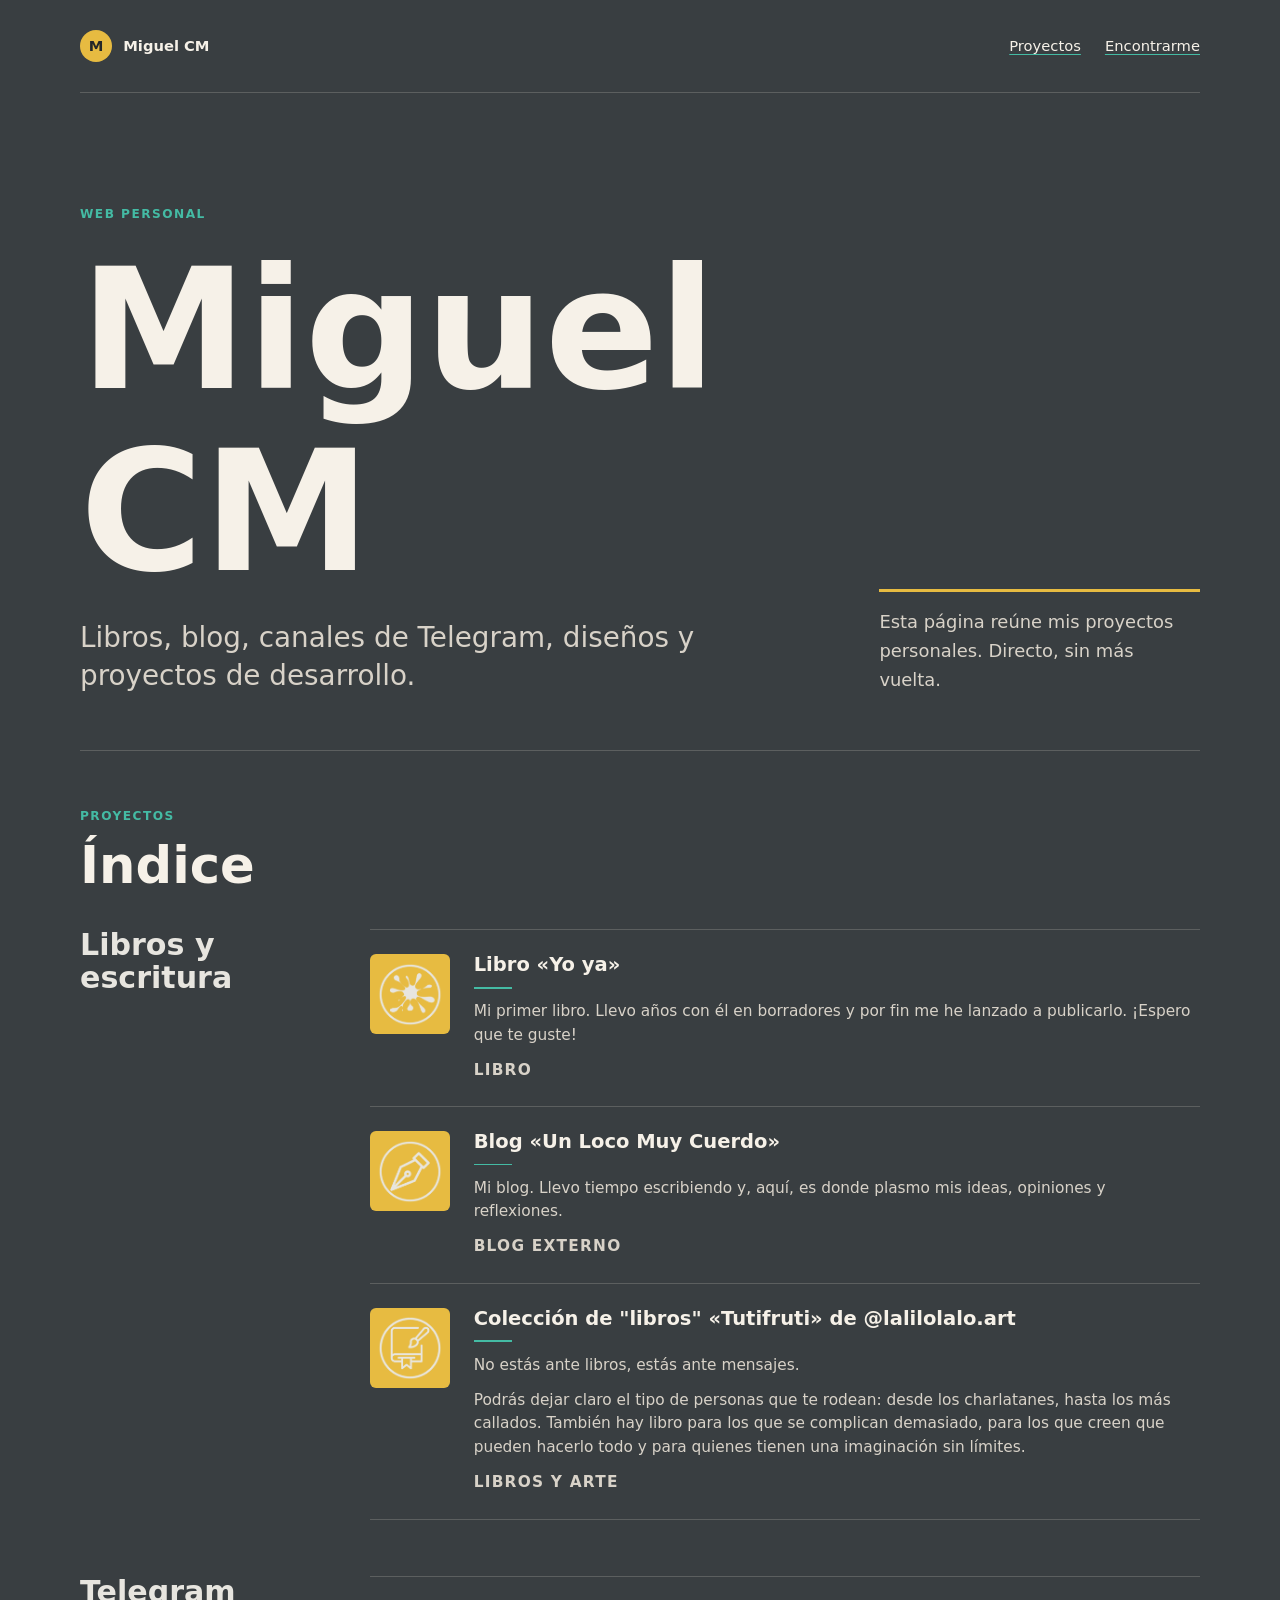
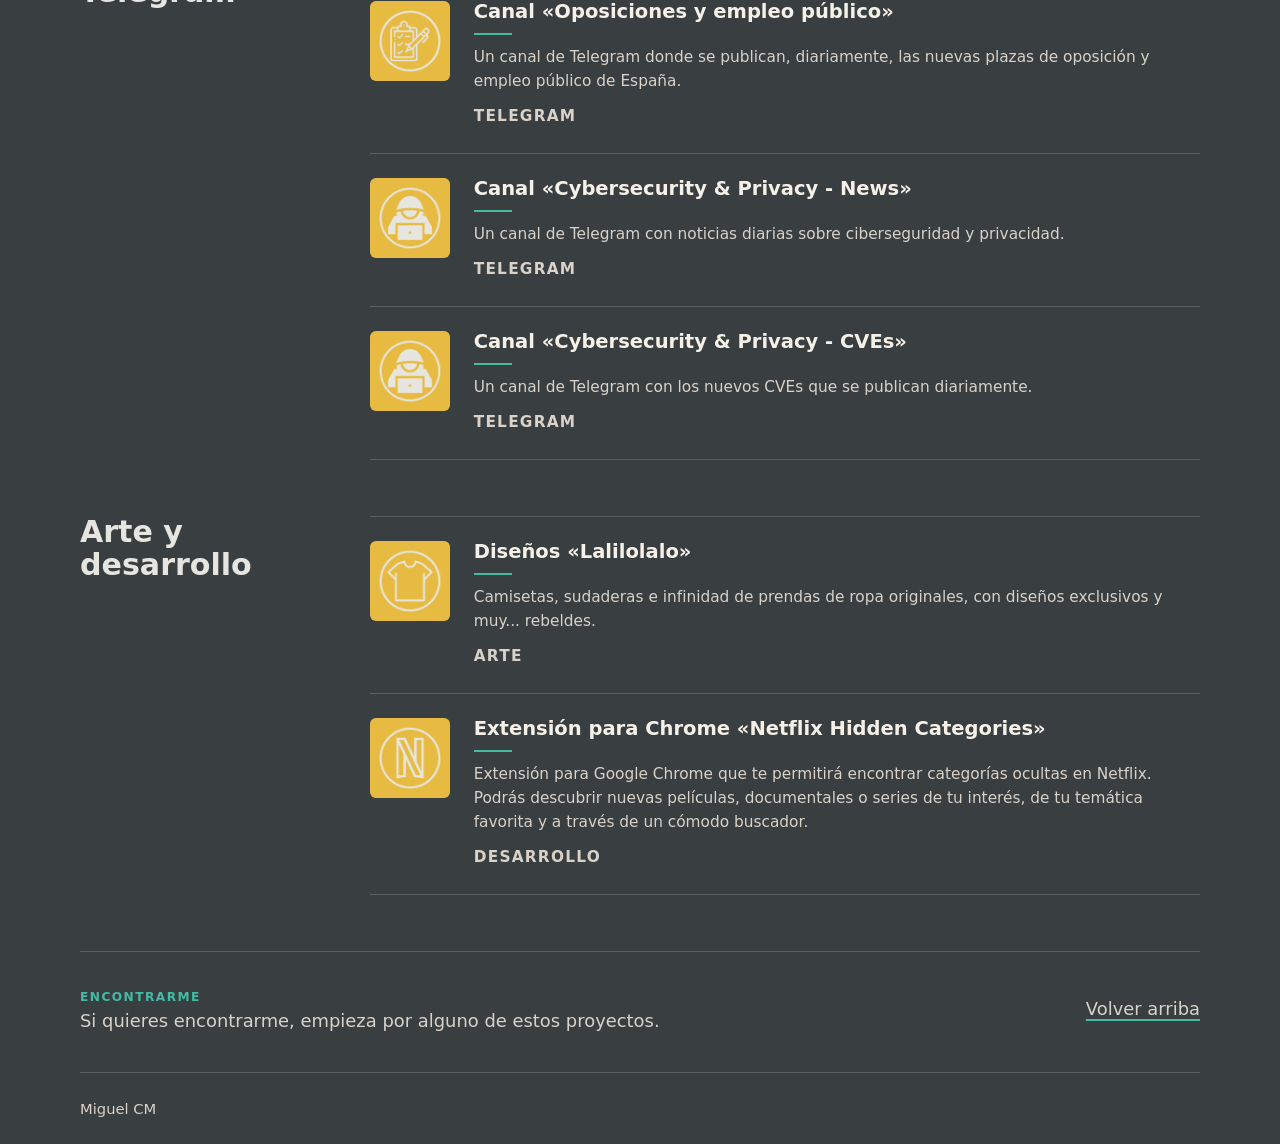
<file: index.html>
<!doctype html>
<html lang="es">
  <head>
    <meta charset="utf-8">
    <meta name="viewport" content="width=device-width, initial-scale=1">
    <title>Miguel CM | Proyectos personales</title>
    <meta name="description" content="Web personal de Miguel CM: libro, blog, canales de Telegram, diseños y proyectos de desarrollo.">
    <meta name="author" content="Miguel CM">
    <meta name="robots" content="index, follow">
    <meta name="theme-color" content="#393e41">
    <link rel="canonical" href="https://miguelcm.es/">

    <meta property="og:title" content="Miguel CM | Proyectos personales">
    <meta property="og:description" content="Libro, blog, canales de Telegram, diseños y proyectos de desarrollo de Miguel CM.">
    <meta property="og:type" content="website">
    <meta property="og:url" content="https://miguelcm.es/">
    <meta property="og:image" content="https://miguelcm.es/assets/images/og-miguel-cm.png">
    <meta property="og:image:width" content="1200">
    <meta property="og:image:height" content="630">
    <meta property="og:locale" content="es_ES">
    <meta name="twitter:card" content="summary_large_image">
    <meta name="twitter:title" content="Miguel CM | Proyectos personales">
    <meta name="twitter:description" content="Libro, blog, canales de Telegram, diseños y proyectos de desarrollo de Miguel CM.">
    <meta name="twitter:image" content="https://miguelcm.es/assets/images/og-miguel-cm.png">

    <link rel="apple-touch-icon" sizes="180x180" href="assets/images/ico/apple-icon-180x180.png">
    <link rel="icon" type="image/png" sizes="32x32" href="assets/images/ico/favicon-32x32.png">
    <link rel="icon" type="image/png" sizes="16x16" href="assets/images/ico/favicon-16x16.png">
    <link rel="manifest" href="site.webmanifest">
    <link rel="stylesheet" href="assets/css/styles.css?v=footer-11">

    <script type="application/ld+json">
      {
        "@context": "https://schema.org",
        "@graph": [
          {
            "@type": "Person",
            "@id": "https://miguelcm.es/#miguel-cm",
            "name": "Miguel CM",
            "url": "https://miguelcm.es/"
          },
          {
            "@type": "WebSite",
            "@id": "https://miguelcm.es/#website",
            "url": "https://miguelcm.es/",
            "name": "Miguel CM",
            "inLanguage": "es",
            "publisher": {
              "@id": "https://miguelcm.es/#miguel-cm"
            }
          },
          {
            "@type": "WebPage",
            "@id": "https://miguelcm.es/#webpage",
            "url": "https://miguelcm.es/",
            "name": "Miguel CM | Proyectos personales",
            "description": "Web personal de Miguel CM: libro, blog, canales de Telegram, diseños y proyectos de desarrollo.",
            "isPartOf": {
              "@id": "https://miguelcm.es/#website"
            },
            "about": {
              "@id": "https://miguelcm.es/#miguel-cm"
            },
            "inLanguage": "es"
          }
        ]
      }
    </script>
  </head>
  <body>
    <a class="skip-link" href="#contenido">Saltar al contenido</a>

    <header class="site-header">
      <div class="site-header__inner">
        <a class="brand" href="/" aria-label="Miguel CM, inicio">
          <span class="brand__mark" aria-hidden="true">M</span>
          <span>Miguel CM</span>
        </a>
        <nav class="site-nav" aria-label="Navegación principal">
          <a href="#proyectos">Proyectos</a>
          <a href="#encontrarme">Encontrarme</a>
        </nav>
      </div>
    </header>

    <main id="contenido">
      <section class="hero" aria-labelledby="titulo">
        <div class="hero__content">
          <p class="eyebrow">Web personal</p>
          <h1 id="titulo">Miguel CM</h1>
          <p class="hero__intro">
            Libros, blog, canales de Telegram, diseños y proyectos de desarrollo.
          </p>
        </div>
        <aside class="hero__note" aria-label="Resumen">
          <p>
            Esta página reúne mis proyectos personales. Directo, sin más vuelta.
          </p>
        </aside>
      </section>

      <section class="section section--projects" id="proyectos" aria-labelledby="proyectos-titulo">
        <div class="section__heading">
          <p class="eyebrow">Proyectos</p>
          <h2 id="proyectos-titulo">Índice</h2>
        </div>

        <div class="project-groups">
          <section class="project-group" aria-labelledby="grupo-escritura">
            <h3 id="grupo-escritura">Libros y escritura</h3>
            <ol class="project-list">
              <li>
                <article class="project">
                  <img src="assets/images/libros-yoya.png" width="1124" height="1124" alt="" loading="lazy" decoding="async">
                  <div>
                    <h4><a href="/yo-ya/">Libro «Yo ya»</a></h4>
                    <p>Mi primer libro. Llevo años con él en borradores y por fin me he lanzado a publicarlo. ¡Espero que te guste!</p>
                    <p class="project__meta">Libro</p>
                  </div>
                </article>
              </li>
              <li>
                <article class="project">
                  <img src="assets/images/libros-pluma.png" width="1124" height="1124" alt="" loading="lazy" decoding="async">
                  <div>
                    <h4><a href="https://unlocomuycuerdo.tumblr.com/" target="_blank" rel="noopener noreferrer">Blog «Un Loco Muy Cuerdo»<span class="sr-only"> (se abre en una pestaña nueva)</span></a></h4>
                    <p>Mi blog. Llevo tiempo escribiendo y, aquí, es donde plasmo mis ideas, opiniones y reflexiones.</p>
                    <p class="project__meta">Blog externo</p>
                  </div>
                </article>
              </li>
              <li>
                <article class="project">
                  <img src="assets/images/libros-art.png" width="1124" height="1124" alt="" loading="lazy" decoding="async">
                  <div>
                    <h4><a href="https://www.amazon.es/s?i=stripbooks&amp;rh=p_27%3ALalilolalo+Art" target="_blank" rel="noopener noreferrer">Colección de "libros" «Tutifruti» de @lalilolalo.art<span class="sr-only"> (se abre en una pestaña nueva)</span></a></h4>
                    <p>No estás ante libros, estás ante mensajes.</p>
                    <p>Podrás dejar claro el tipo de personas que te rodean: desde los charlatanes, hasta los más callados. También hay libro para los que se complican demasiado, para los que creen que pueden hacerlo todo y para quienes tienen una imaginación sin límites.</p>
                    <p class="project__meta">Libros y arte</p>
                  </div>
                </article>
              </li>
            </ol>
          </section>

          <section class="project-group" aria-labelledby="grupo-telegram">
            <h3 id="grupo-telegram">Telegram</h3>
            <ol class="project-list">
              <li>
                <article class="project">
                  <img src="assets/images/tg-oposicionesES.png" width="1124" height="1124" alt="" loading="lazy" decoding="async">
                  <div>
                    <h4><a href="https://t.me/oposicionesES" target="_blank" rel="noopener noreferrer">Canal «Oposiciones y empleo público»<span class="sr-only"> (se abre en una pestaña nueva)</span></a></h4>
                    <p>Un canal de Telegram donde se publican, diariamente, las nuevas plazas de oposición y empleo público de España.</p>
                    <p class="project__meta">Telegram</p>
                  </div>
                </article>
              </li>
              <li>
                <article class="project">
                  <img src="assets/images/tg-cibsecurity.png" width="1124" height="1124" alt="" loading="lazy" decoding="async">
                  <div>
                    <h4><a href="https://t.me/cibsecurity" target="_blank" rel="noopener noreferrer">Canal «Cybersecurity &amp; Privacy - News»<span class="sr-only"> (se abre en una pestaña nueva)</span></a></h4>
                    <p>Un canal de Telegram con noticias diarias sobre ciberseguridad y privacidad.</p>
                    <p class="project__meta">Telegram</p>
                  </div>
                </article>
              </li>
              <li>
                <article class="project">
                  <img src="assets/images/tg-cibsecurity.png" width="1124" height="1124" alt="" loading="lazy" decoding="async">
                  <div>
                    <h4><a href="https://t.me/cibsecurity_CVEs" target="_blank" rel="noopener noreferrer">Canal «Cybersecurity &amp; Privacy - CVEs»<span class="sr-only"> (se abre en una pestaña nueva)</span></a></h4>
                    <p>Un canal de Telegram con los nuevos CVEs que se publican diariamente.</p>
                    <p class="project__meta">Telegram</p>
                  </div>
                </article>
              </li>
            </ol>
          </section>

          <section class="project-group" aria-labelledby="grupo-otros">
            <h3 id="grupo-otros">Arte y desarrollo</h3>
            <ol class="project-list">
              <li>
                <article class="project">
                  <img src="assets/images/other-tshirt.png" width="1124" height="1124" alt="" loading="lazy" decoding="async">
                  <div>
                    <h4><a href="https://www.redbubble.com/es/people/lalilolaloArt" target="_blank" rel="noopener noreferrer">Diseños «Lalilolalo»<span class="sr-only"> (se abre en una pestaña nueva)</span></a></h4>
                    <p>Camisetas, sudaderas e infinidad de prendas de ropa originales, con diseños exclusivos y muy... rebeldes.</p>
                    <p class="project__meta">Arte</p>
                  </div>
                </article>
              </li>
              <li>
                <article class="project">
                  <img src="assets/images/dev-netflix.png" width="1124" height="1124" alt="" loading="lazy" decoding="async">
                  <div>
                    <h4><a href="https://chrome.google.com/webstore/detail/netflix-hidden-categories/hdanhaedakbkjeomofnnmbfakoipopdn" target="_blank" rel="noopener noreferrer">Extensión para Chrome «Netflix Hidden Categories»<span class="sr-only"> (se abre en una pestaña nueva)</span></a></h4>
                    <p>Extensión para Google Chrome que te permitirá encontrar categorías ocultas en Netflix. Podrás descubrir nuevas películas, documentales o series de tu interés, de tu temática favorita y a través de un cómodo buscador.</p>
                    <p class="project__meta">Desarrollo</p>
                  </div>
                </article>
              </li>
            </ol>
          </section>
        </div>
      </section>

      <section class="contact-section" id="encontrarme" aria-labelledby="encontrarme-titulo">
        <div>
          <h2 class="eyebrow" id="encontrarme-titulo">Encontrarme</h2>
          <p>Si quieres encontrarme, empieza por alguno de estos proyectos.</p>
        </div>
        <a href="#contenido">Volver arriba</a>
      </section>
    </main>

    <footer class="site-footer">
      <p>Miguel CM</p>
    </footer>
  </body>
</html>
</file>
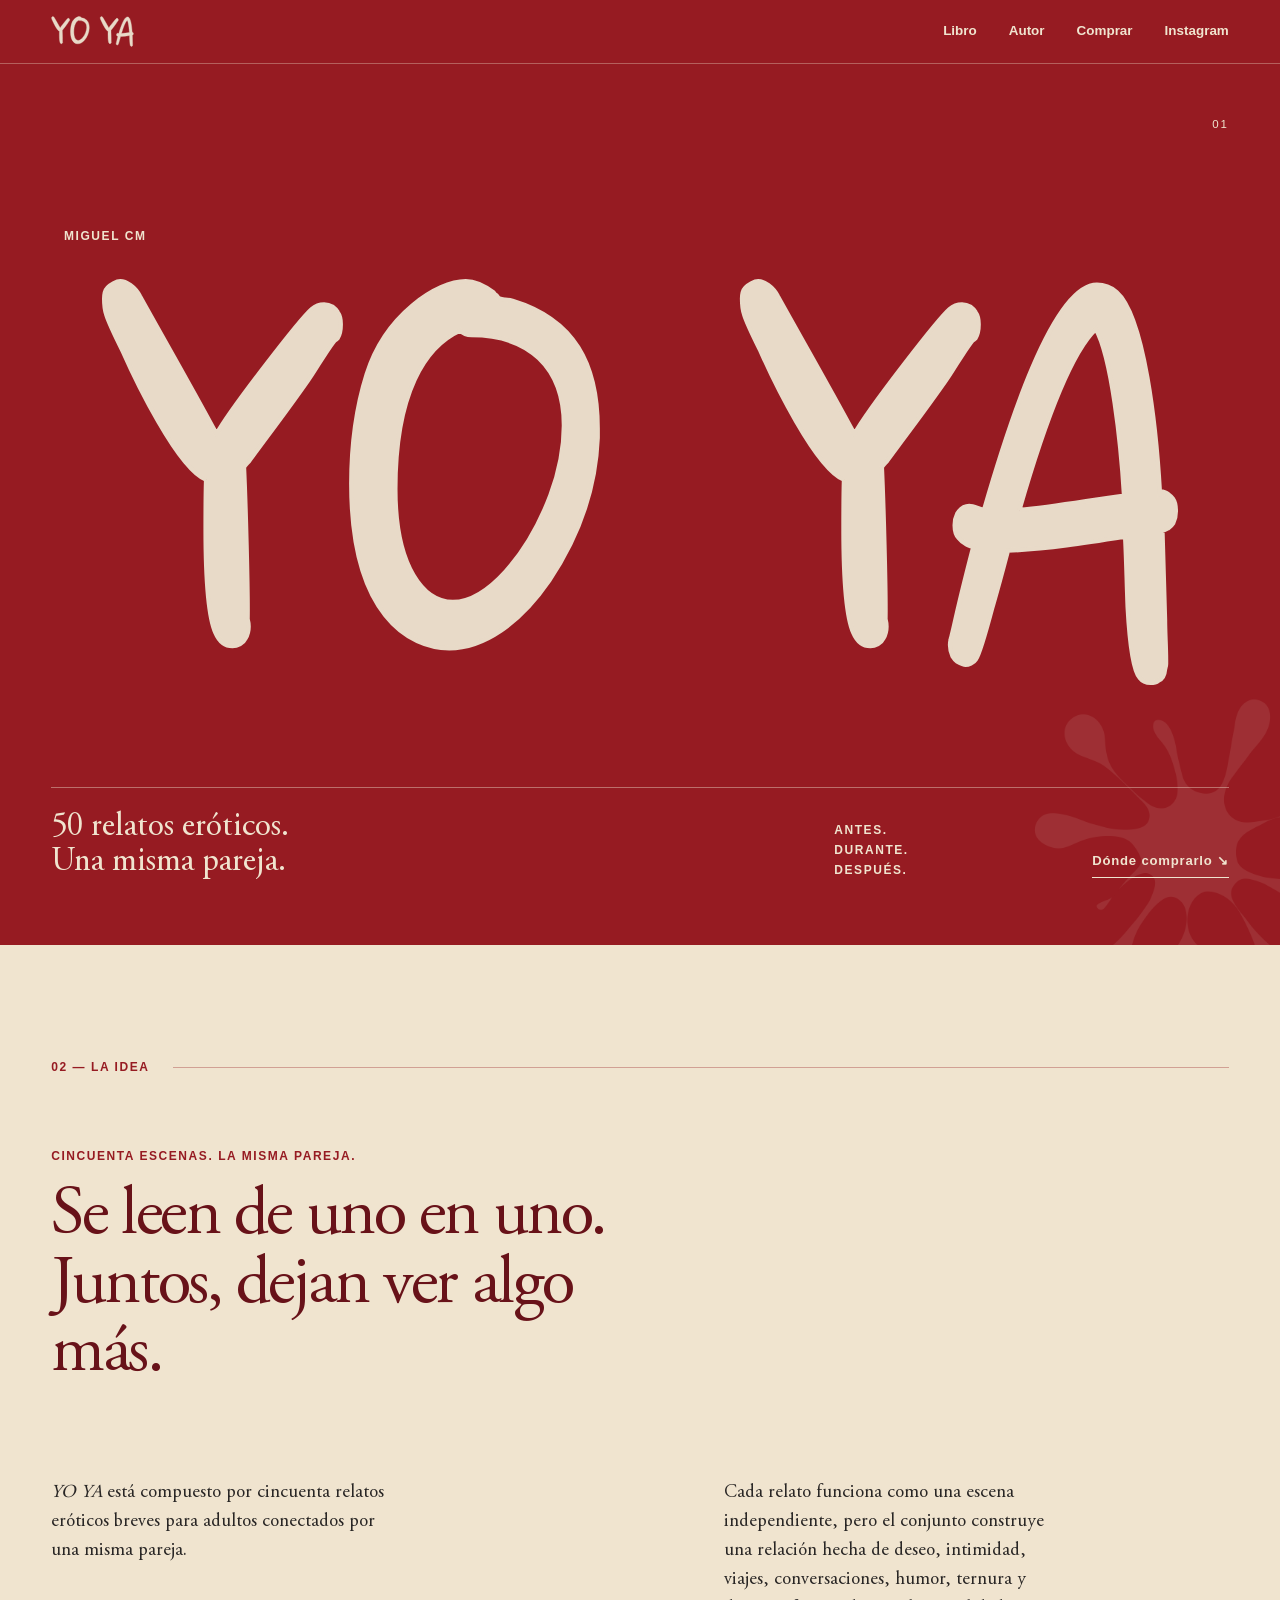
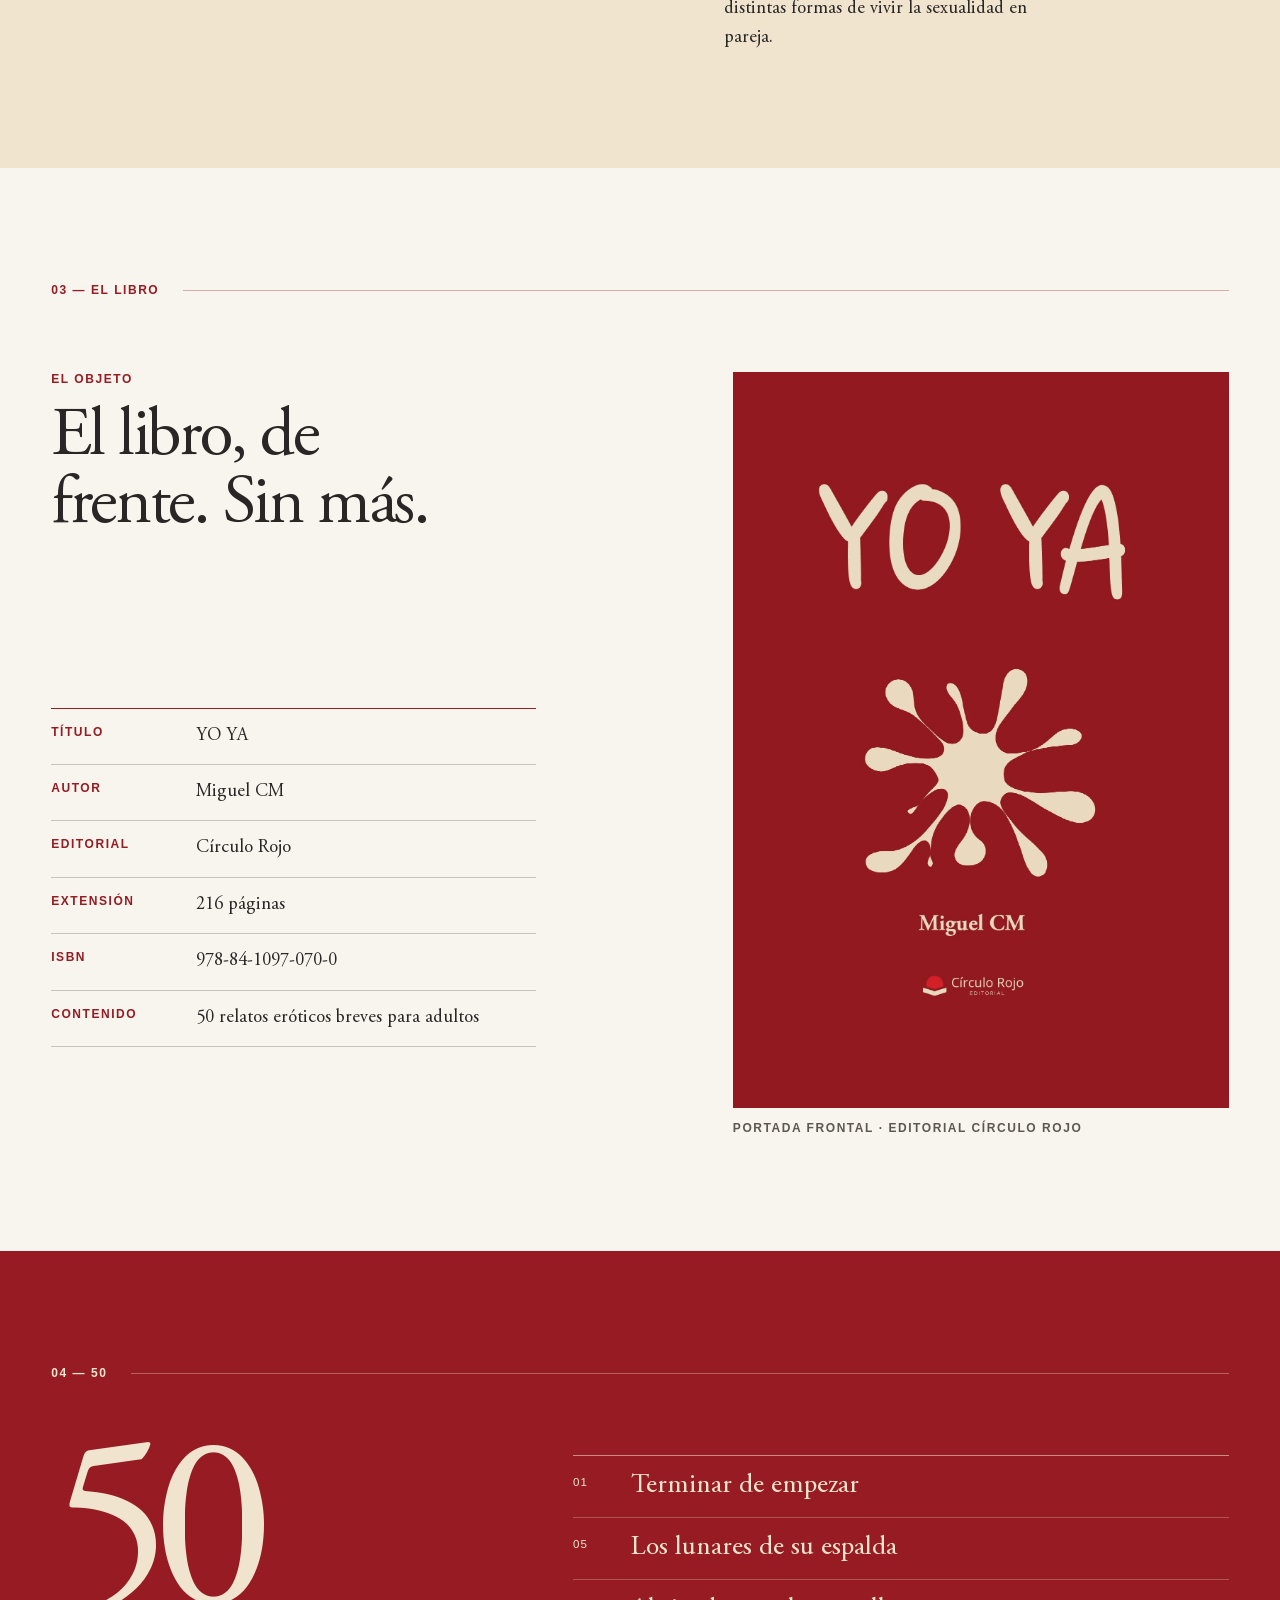
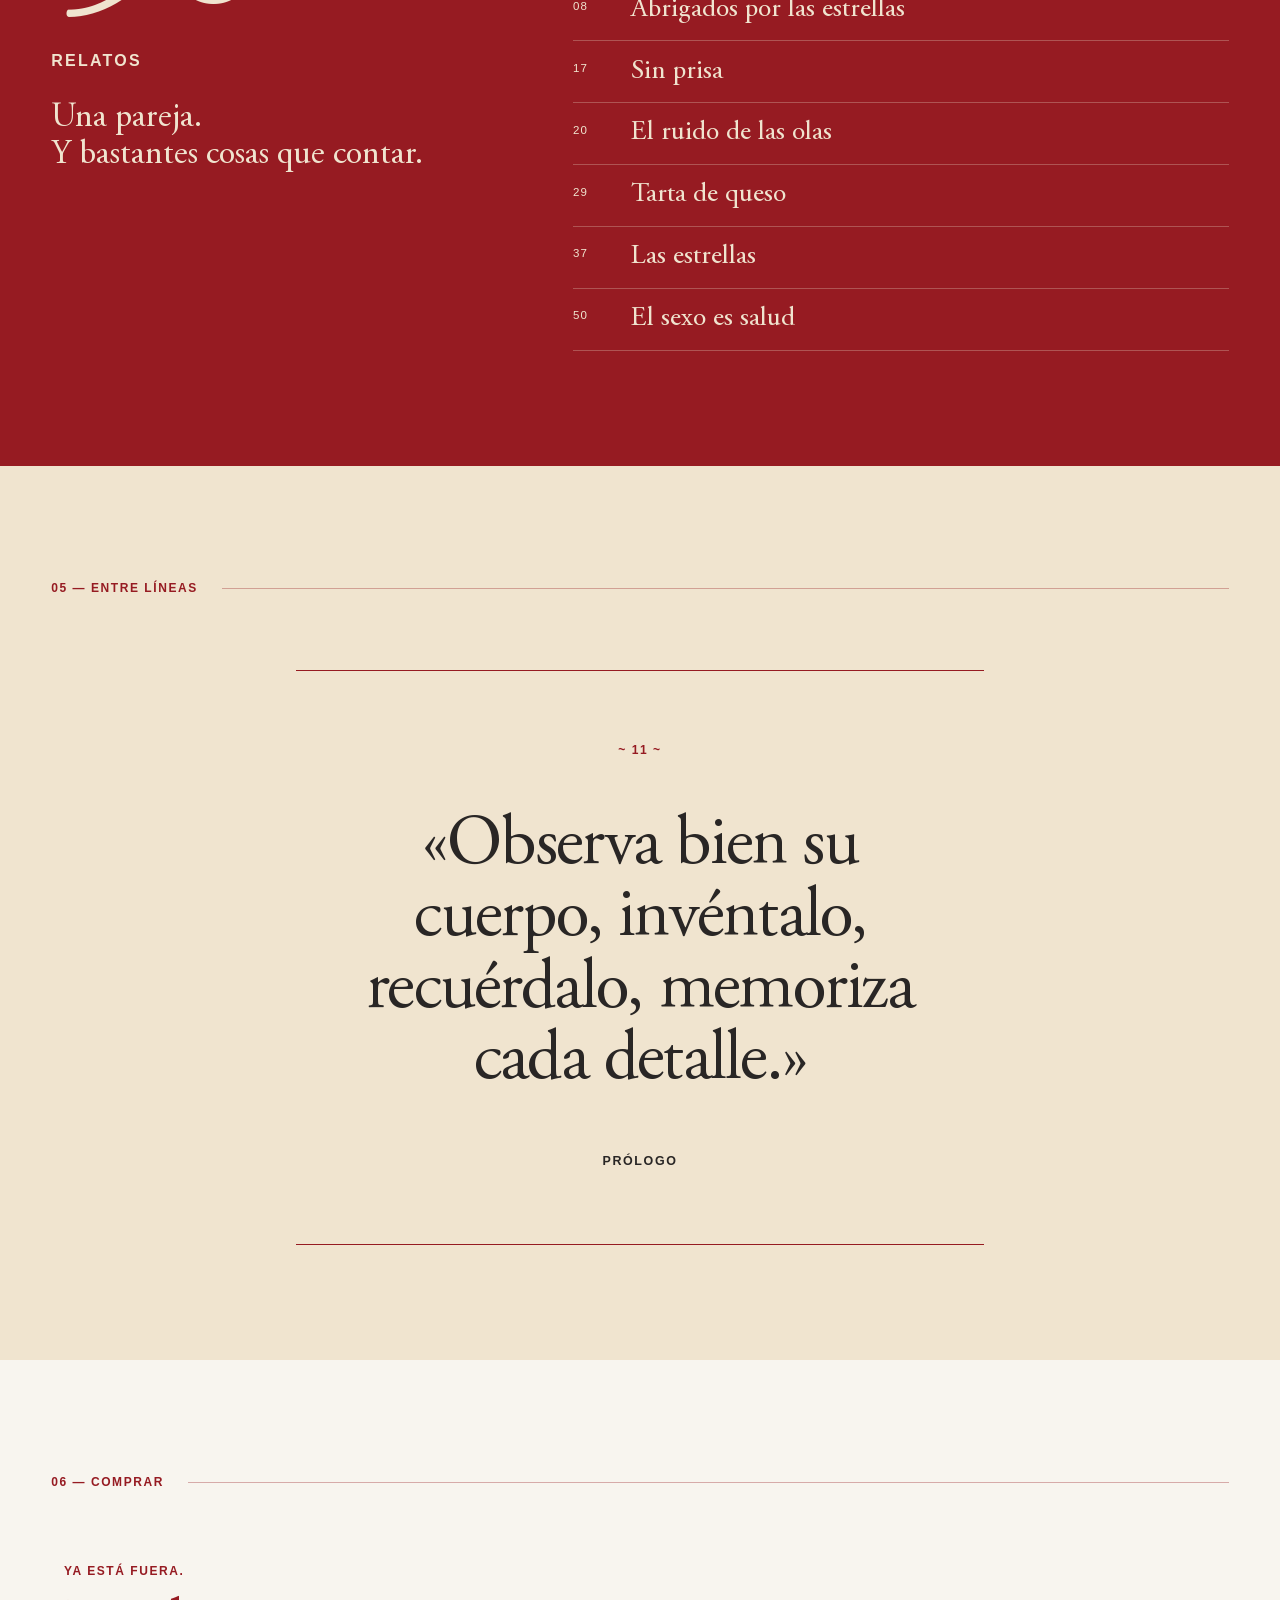
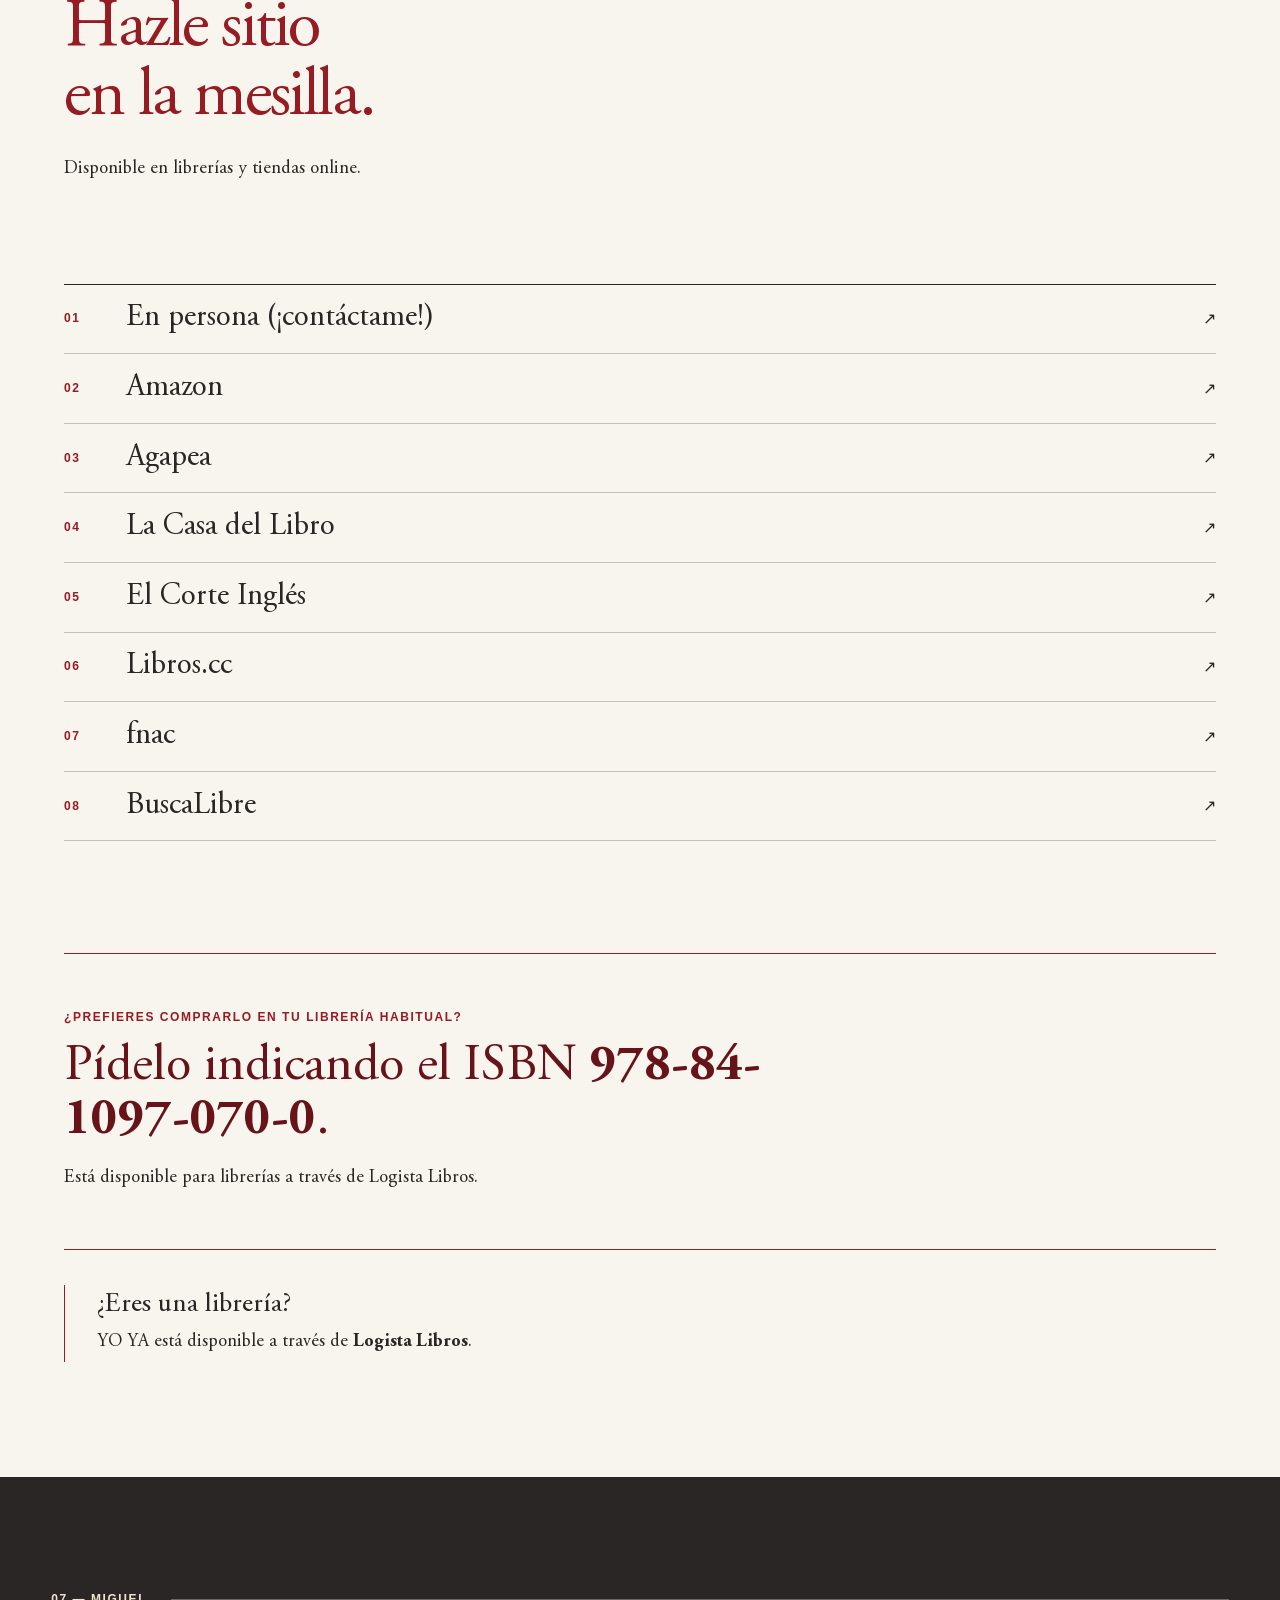
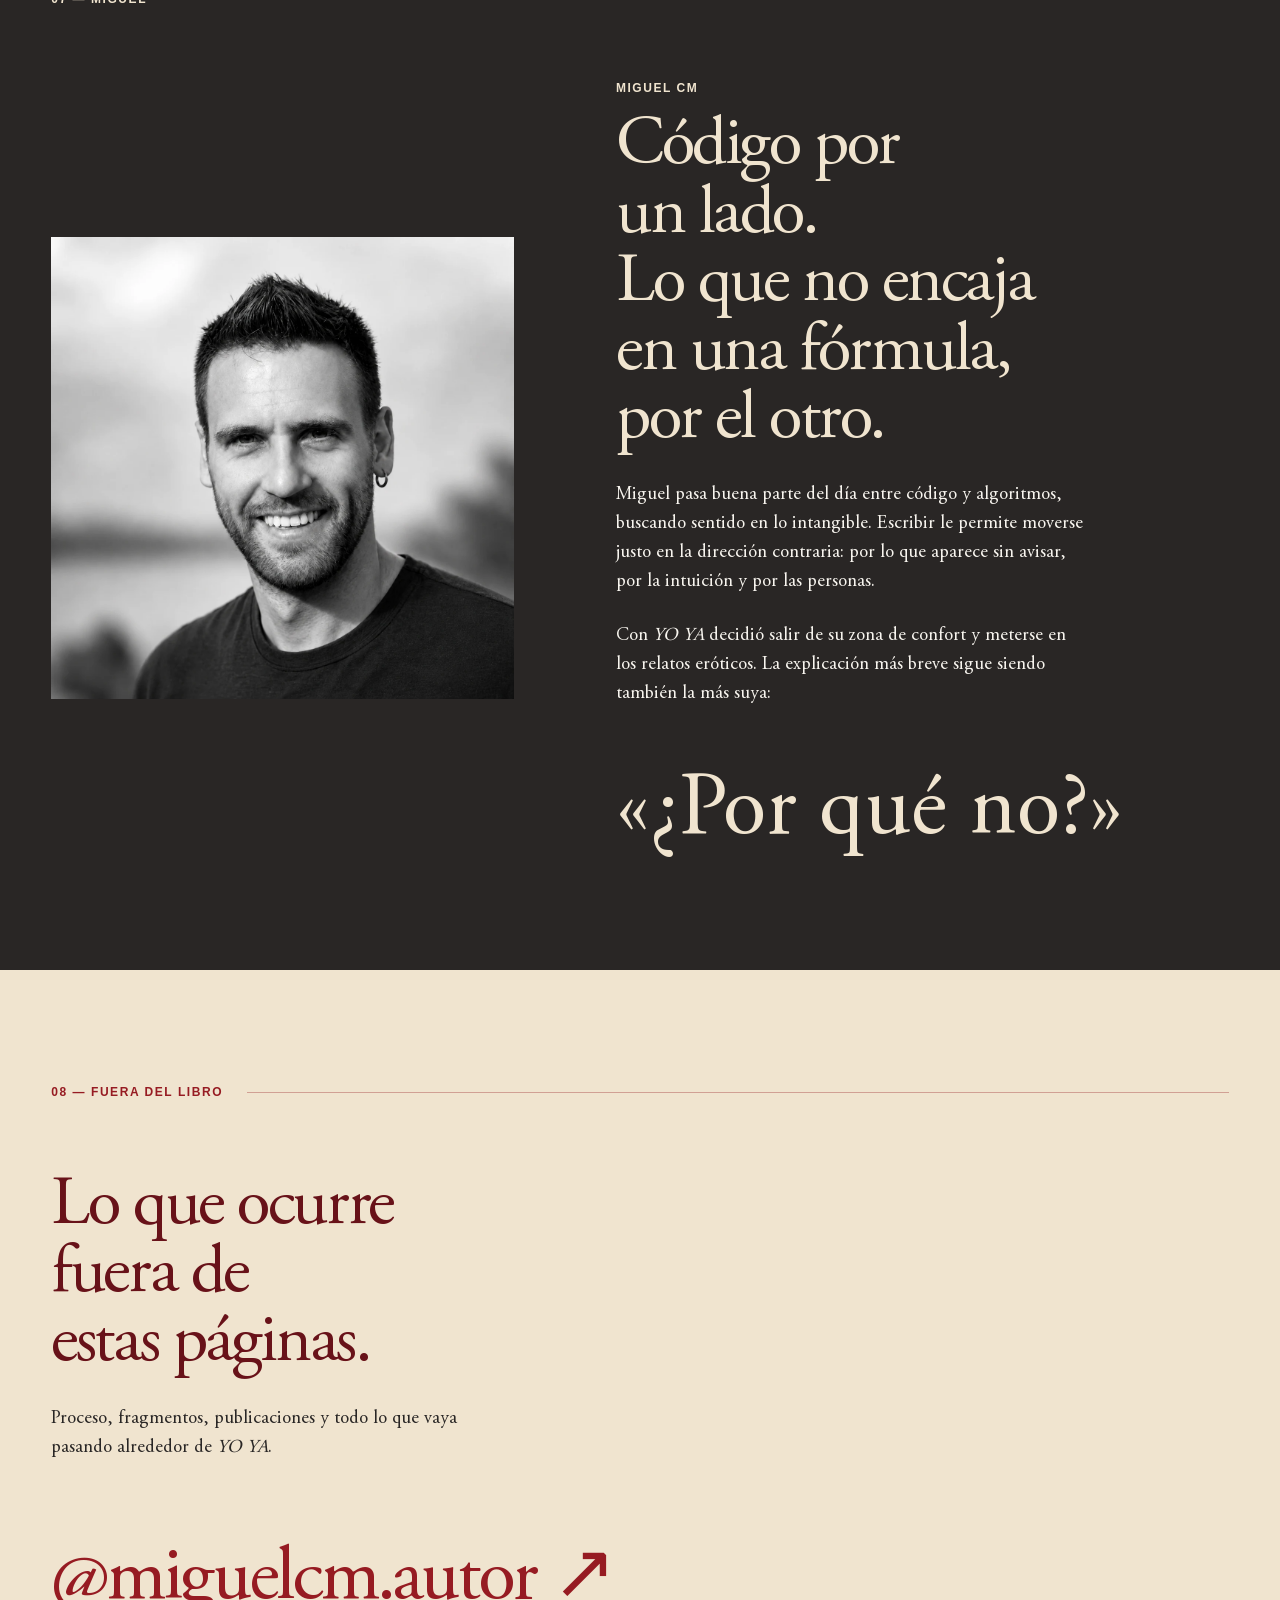
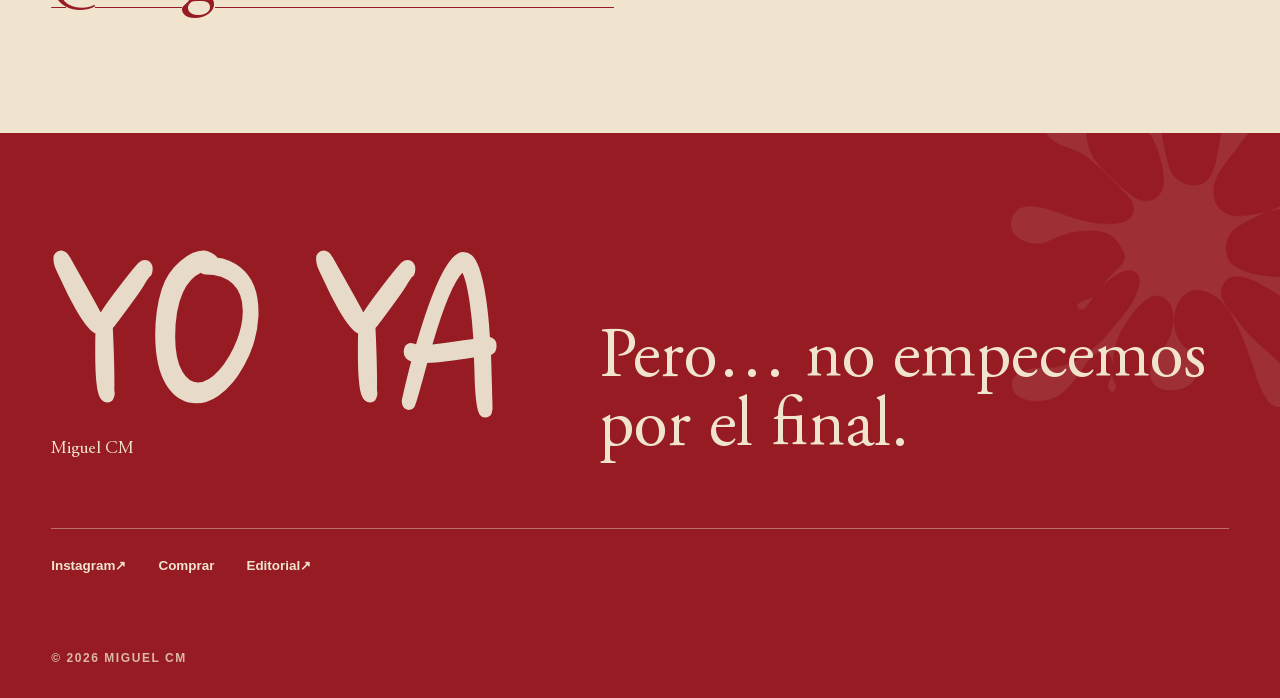
<file: yo-ya/index.html>
<!doctype html>
<html lang="es">
<head>
  <meta charset="utf-8">
  <meta name="viewport" content="width=device-width, initial-scale=1">

  <title>YO YA — Miguel CM | 50 relatos eróticos</title>
  <meta name="description" content="YO YA, de Miguel CM: cincuenta relatos eróticos breves para adultos conectados por una misma pareja. Conoce el libro, al autor y dónde comprarlo.">
  <meta name="robots" content="index, follow">
  <meta name="theme-color" content="#961b22">

  <!-- TODO: sustituir por la URL canónica definitiva antes de publicar -->
  <link rel="canonical" href="https://miguelcm.es/">

  <meta property="og:title" content="YO YA — Miguel CM">
  <meta property="og:description" content="50 relatos eróticos breves. Una misma pareja. Antes, durante y después del deseo.">
  <meta property="og:type" content="book">
  <!-- TODO: sustituir por la URL absoluta real de la imagen social -->
  <meta property="og:image" content="https://miguelcm.es/assets/book/yo-ya-cover.webp">
  <meta property="og:image:alt" content="Portada de YO YA, de Miguel CM">

  <meta name="twitter:card" content="summary_large_image">
  <meta name="twitter:title" content="YO YA — Miguel CM">
  <meta name="twitter:description" content="50 relatos eróticos breves. Una misma pareja. Antes, durante y después del deseo.">
  <!-- TODO: sustituir por la URL absoluta real de la imagen social -->
  <meta name="twitter:image" content="https://miguelcm.es/assets/book/yo-ya-cover.webp">

  <link rel="icon" href="assets/brand/yo-ya-splash.svg" type="image/svg+xml">
  <link rel="preload" href="assets/brand/yo-ya-title.svg" as="image" type="image/svg+xml">
  <link rel="stylesheet" href="css/style.css">
</head>

<body>
  <a class="skip-link" href="#contenido">Saltar al contenido</a>

  <header class="site-header">
    <a class="brand" href="#inicio" aria-label="YO YA, volver al inicio">
      <img src="assets/brand/yo-ya-title.svg" width="262" height="101" alt="" aria-hidden="true">
    </a>

    <nav class="site-nav" aria-label="Navegación principal">
      <ul>
        <li><a href="#libro">Libro</a></li>
        <li><a href="#autor">Autor</a></li>
        <li><a href="#comprar">Comprar</a></li>
        <li>
          <a href="https://www.instagram.com/miguelcm.autor/" target="_blank" rel="noopener noreferrer">
            Instagram<span class="sr-only"> (se abre en una pestaña nueva)</span>
          </a>
        </li>
      </ul>
    </nav>
  </header>

  <main id="contenido">
    <section class="hero" id="inicio" aria-labelledby="hero-title">
      <div class="hero__index" aria-hidden="true">01</div>

      <div class="hero__title-wrap">
        <p class="eyebrow hero__author">Miguel CM</p>
        <h1 id="hero-title" class="hero__title">
          <img src="assets/brand/yo-ya-title.svg" width="262" height="101" alt="YO YA">
        </h1>
      </div>

      <div class="hero__bottom">
        <p class="hero__descriptor">
          <span>50 relatos eróticos.</span>
          <span>Una misma pareja.</span>
        </p>
        <p class="hero__tempo" aria-label="Antes, durante y después del deseo">
          Antes.<br>Durante.<br>Después.
        </p>
        <a class="editorial-link editorial-link--light" href="#comprar">Dónde comprarlo <span aria-hidden="true">↘</span></a>
      </div>

      <img class="hero__splash" src="assets/brand/yo-ya-splash.svg" width="2000" height="2000" alt="" aria-hidden="true">
    </section>

    <section class="idea section" aria-labelledby="idea-title">
      <div class="section__rail" aria-hidden="true">02 — LA IDEA</div>
      <div class="idea__content">
        <p class="eyebrow">Cincuenta escenas. La misma pareja.</p>
        <h2 id="idea-title">Se leen de uno en uno.<br>Juntos, dejan ver algo más.</h2>
        <div class="idea__columns">
          <p><cite>YO YA</cite> está compuesto por cincuenta relatos eróticos breves para adultos conectados por una misma pareja.</p>
          <p>Cada relato funciona como una escena independiente, pero el conjunto construye una relación hecha de deseo, intimidad, viajes, conversaciones, humor, ternura y distintas formas de vivir la sexualidad en pareja.</p>
        </div>
      </div>
    </section>

    <section class="book section" id="libro" aria-labelledby="book-title">
      <div class="section__rail" aria-hidden="true">03 — EL LIBRO</div>

      <div class="book__heading">
        <p class="eyebrow">El objeto</p>
        <h2 id="book-title">El libro, de frente. Sin más.</h2>
      </div>

      <figure class="book__cover">
        <img src="assets/book/yo-ya-cover.webp" width="1400" height="2079" alt="Portada de YO YA, de Miguel CM" loading="lazy" decoding="async">
        <figcaption>Portada frontal · Editorial Círculo Rojo</figcaption>
      </figure>

      <dl class="book__data">
        <div>
          <dt>Título</dt>
          <dd>YO YA</dd>
        </div>
        <div>
          <dt>Autor</dt>
          <dd>Miguel CM</dd>
        </div>
        <div>
          <dt>Editorial</dt>
          <dd>Círculo Rojo</dd>
        </div>
        <div>
          <dt>Extensión</dt>
          <dd>216 páginas</dd>
        </div>
        <div>
          <dt>ISBN</dt>
          <dd>978-84-1097-070-0</dd>
        </div>
        <div>
          <dt>Contenido</dt>
          <dd>50 relatos eróticos breves para adultos</dd>
        </div>
      </dl>
    </section>

    <section class="fifty section" aria-labelledby="fifty-title">
      <div class="section__rail section__rail--light" aria-hidden="true">04 — 50</div>

      <div class="fifty__statement">
        <h2 id="fifty-title"><span class="fifty__number">50</span><span class="fifty__word">relatos</span></h2>
        <p>Una pareja.<br>Y bastantes cosas que contar.</p>
      </div>

      <ol class="chapter-list" aria-label="Selección de capítulos de YO YA">
        <li><span class="chapter-list__number">01</span><span class="chapter-list__title">Terminar de empezar</span></li>
        <li><span class="chapter-list__number">05</span><span class="chapter-list__title">Los lunares de su espalda</span></li>
        <li><span class="chapter-list__number">08</span><span class="chapter-list__title">Abrigados por las estrellas</span></li>
        <li><span class="chapter-list__number">17</span><span class="chapter-list__title">Sin prisa</span></li>
        <li><span class="chapter-list__number">20</span><span class="chapter-list__title">El ruido de las olas</span></li>
        <li><span class="chapter-list__number">29</span><span class="chapter-list__title">Tarta de queso</span></li>
        <li><span class="chapter-list__number">37</span><span class="chapter-list__title">Las estrellas</span></li>
        <li><span class="chapter-list__number">50</span><span class="chapter-list__title">El sexo es salud</span></li>
      </ol>
    </section>

    <section class="fragment section" aria-labelledby="fragment-title">
      <div class="section__rail" aria-hidden="true">05 — ENTRE LÍNEAS</div>

      <div class="fragment__page">
        <p class="fragment__page-number" aria-hidden="true">~ 11 ~</p>
        <h2 id="fragment-title" class="sr-only">Fragmento del libro</h2>
        <blockquote>
          <p>«Observa bien su cuerpo, invéntalo, recuérdalo, memoriza cada detalle.»</p>
          <footer>Prólogo</footer>
        </blockquote>
      </div>
    </section>

    <section class="buy section" id="comprar" aria-labelledby="buy-title">
      <div class="section__rail" aria-hidden="true">06 — COMPRAR</div>

      <div class="buy__intro">
        <p class="eyebrow">Ya está fuera.</p>
        <h2 id="buy-title">Hazle sitio en la mesilla.</h2>
        <p>Disponible en librerías y tiendas online.</p>
      </div>

      <div class="retailers" aria-label="Tiendas donde comprar YO YA">
        <!-- URL Instagram  -->
        <a class="retailer" href="https://www.instagram.com/miguelcm.autor/" target="_blank" rel="noopener noreferrer">
          <span class="retailer__index">01</span><span class="retailer__name">En persona (¡contáctame!)</span><span class="retailer__arrow" aria-hidden="true">↗</span><span class="sr-only"> (se abre en una pestaña nueva)</span>
        </a>
		
		
		
		<!-- URL AMAZON  -->
        <a class="retailer" href="https://www.amazon.es/gp/product/8410970708" target="_blank" rel="noopener noreferrer">
          <span class="retailer__index">02</span><span class="retailer__name">Amazon</span><span class="retailer__arrow" aria-hidden="true">↗</span><span class="sr-only"> (se abre en una pestaña nueva)</span>
        </a>

        <!-- URL AGAPEA  -->
        <a class="retailer" href="https://www.agapea.com/libros/Yo-Ya-9788410970700-i.htm" target="_blank" rel="noopener noreferrer">
          <span class="retailer__index">03</span><span class="retailer__name">Agapea</span><span class="retailer__arrow" aria-hidden="true">↗</span><span class="sr-only"> (se abre en una pestaña nueva)</span>
        </a>

        <!-- URL CASA DEL LIBRO  -->
        <a class="retailer" href="https://www.casadellibro.com/libro-yo-ya/9788410970700/18484454" target="_blank" rel="noopener noreferrer">
          <span class="retailer__index">04</span><span class="retailer__name">La Casa del Libro</span><span class="retailer__arrow" aria-hidden="true">↗</span><span class="sr-only"> (se abre en una pestaña nueva)</span>
        </a>

        <!-- URL EL CORTE INGLES  -->
        <a class="retailer" href="https://www.elcorteingles.es/libros/A201950065-yo-ya-tapa-blanda/" target="_blank" rel="noopener noreferrer">
          <span class="retailer__index">05</span><span class="retailer__name">El Corte Inglés</span><span class="retailer__arrow" aria-hidden="true">↗</span><span class="sr-only"> (se abre en una pestaña nueva)</span>
        </a>

        <!-- URL LIBROS.CC  -->
        <a class="retailer" href="https://libros.cc/Yo-Ya.htm" target="_blank" rel="noopener noreferrer">
          <span class="retailer__index">06</span><span class="retailer__name">Libros.cc</span><span class="retailer__arrow" aria-hidden="true">↗</span><span class="sr-only"> (se abre en una pestaña nueva)</span>
        </a>

        <!-- URL FNAC  -->
        <a class="retailer" href="https://www.fnac.es/a13380091/Miguel-Cm-Yo-Ya" target="_blank" rel="noopener noreferrer">
          <span class="retailer__index">07</span><span class="retailer__name">fnac</span><span class="retailer__arrow" aria-hidden="true">↗</span><span class="sr-only"> (se abre en una pestaña nueva)</span>
        </a>

        <!-- URL BUSCALIBRE -->
        <a class="retailer" href="#" target="_blank" rel="noopener noreferrer">
          <span class="retailer__index">08</span><span class="retailer__name">BuscaLibre</span><span class="retailer__arrow" aria-hidden="true">↗</span><span class="sr-only"> (se abre en una pestaña nueva)</span>
        </a>
      </div>

      <div class="bookshop-callout">
        <p class="eyebrow">¿Prefieres comprarlo en tu librería habitual?</p>
        <p class="bookshop-callout__main">Pídelo indicando el ISBN <strong>978-84-1097-070-0</strong>.</p>
        <p>Está disponible para librerías a través de Logista Libros.</p>
      </div>

      <aside class="trade-note" aria-labelledby="trade-title">
        <h3 id="trade-title">¿Eres una librería?</h3>
        <p>YO YA está disponible a través de <strong>Logista Libros</strong>.</p>
      </aside>
    </section>

    <section class="author section" id="autor" aria-labelledby="author-title">
      <div class="section__rail section__rail--light" aria-hidden="true">07 — MIGUEL</div>

      <figure class="author__portrait">
        <img src="assets/book/miguel-cm.webp" width="1254" height="1254" alt="Retrato en blanco y negro de Miguel CM" loading="lazy" decoding="async">
      </figure>

      <div class="author__copy">
        <p class="eyebrow eyebrow--light">Miguel CM</p>
        <h2 id="author-title">Código por un lado.<br>Lo que no encaja en una fórmula, por el otro.</h2>
        <p>Miguel pasa buena parte del día entre código y algoritmos, buscando sentido en lo intangible. Escribir le permite moverse justo en la dirección contraria: por lo que aparece sin avisar, por la intuición y por las personas.</p>
        <p>Con <cite>YO YA</cite> decidió salir de su zona de confort y meterse en los relatos eróticos. La explicación más breve sigue siendo también la más suya:</p>
        <p class="author__why">«¿Por qué no?»</p>
      </div>
    </section>

    <section class="instagram section" aria-labelledby="instagram-title">
      <div class="section__rail" aria-hidden="true">08 — FUERA DEL LIBRO</div>
      <div class="instagram__content">
        <h2 id="instagram-title">Lo que ocurre fuera de estas páginas.</h2>
        <p>Proceso, fragmentos, publicaciones y todo lo que vaya pasando alrededor de <cite>YO YA</cite>.</p>
        <a class="instagram__handle" href="https://www.instagram.com/miguelcm.autor/" target="_blank" rel="noopener noreferrer">
          @miguelcm.autor <span aria-hidden="true">↗</span><span class="sr-only"> (se abre en una pestaña nueva)</span>
        </a>
      </div>
    </section>
  </main>

  <footer class="site-footer">
    <img class="site-footer__splash" src="assets/brand/yo-ya-splash.svg" width="2000" height="2000" alt="" aria-hidden="true" loading="lazy">

    <div class="site-footer__mark">
      <img src="assets/brand/yo-ya-title.svg" width="262" height="101" alt="YO YA" loading="lazy">
      <p>Miguel CM</p>
    </div>

    <p class="site-footer__last-line">Pero… no empecemos por el final.</p>

    <nav class="footer-nav" aria-label="Enlaces finales">
      <a href="https://www.instagram.com/miguelcm.autor/" target="_blank" rel="noopener noreferrer">Instagram <span aria-hidden="true">↗</span><span class="sr-only"> (se abre en una pestaña nueva)</span></a>
      <a href="#comprar">Comprar</a>
      <a href="https://www.editorialcirculorojo.com/" target="_blank" rel="noopener noreferrer">Editorial <span aria-hidden="true">↗</span><span class="sr-only"> (se abre en una pestaña nueva)</span></a>
    </nav>

    <p class="site-footer__copyright">© 2026 Miguel CM</p>
  </footer>
</body>
</html>
</file>
<file: assets/css/styles.css>
:root {
  --color-bg: #393e41;
  --color-surface: #e7e5df;
  --color-surface-soft: #d3d0cb;
  --color-text: #f6f1e8;
  --color-muted: #d8d2c8;
  --color-ink: #242729;
  --color-accent: #44bba4;
  --color-warm: #e7bb41;
  --color-border: rgba(246, 241, 232, 0.18);
  --color-focus: #f0d15a;

  --font-sans: system-ui, -apple-system, BlinkMacSystemFont, "Segoe UI", sans-serif;
  --page-max: 1120px;
  --content-max: 720px;
  --space-1: 0.35rem;
  --space-2: 0.7rem;
  --space-3: 1rem;
  --space-4: 1.5rem;
  --space-5: 2.25rem;
  --space-6: 3.5rem;
  --space-7: clamp(4rem, 9vw, 7rem);
  --radius: 6px;
  --line: 1px solid var(--color-border);
}

*,
*::before,
*::after {
  box-sizing: border-box;
}

html {
  scroll-behavior: smooth;
  text-size-adjust: 100%;
}

body {
  min-width: 320px;
  margin: 0;
  color: var(--color-text);
  background: var(--color-bg);
  font-family: var(--font-sans);
  font-size: clamp(1rem, 0.96rem + 0.2vw, 1.125rem);
  line-height: 1.6;
}

body::selection {
  color: var(--color-ink);
  background: var(--color-warm);
}

a {
  color: inherit;
  text-decoration-color: var(--color-accent);
  text-decoration-thickness: 0.1em;
  text-underline-offset: 0.22em;
  transition: color 150ms ease, text-decoration-color 150ms ease, background-color 150ms ease;
}

a:hover {
  color: var(--color-accent);
}

a:focus-visible {
  outline: 3px solid var(--color-focus);
  outline-offset: 5px;
}

img {
  display: block;
  max-width: 100%;
  height: auto;
}

h1,
h2,
h3,
h4,
p {
  margin-block: 0;
}

h1,
h2,
h3,
h4 {
  line-height: 1.08;
  text-wrap: balance;
}

p {
  max-width: var(--content-max);
}

.skip-link {
  position: fixed;
  inset-block-start: var(--space-3);
  inset-inline-start: var(--space-3);
  z-index: 10;
  padding: var(--space-2) var(--space-3);
  color: var(--color-ink);
  background: var(--color-warm);
  border-radius: var(--radius);
  transform: translateY(calc(-100% - var(--space-4)));
}

.skip-link:focus {
  transform: translateY(0);
}

.sr-only {
  position: absolute;
  inline-size: 1px;
  block-size: 1px;
  padding: 0;
  margin: -1px;
  overflow: hidden;
  clip: rect(0, 0, 0, 0);
  white-space: nowrap;
  border: 0;
}

.site-header,
.hero,
.section,
.contact-section,
.site-footer {
  inline-size: min(100% - clamp(2rem, 6vw, 5rem), var(--page-max));
  margin-inline: auto;
}

.site-header {
  padding-block: var(--space-4);
}

.site-header__inner {
  display: flex;
  align-items: center;
  justify-content: space-between;
  gap: var(--space-4);
}

.brand,
.site-nav,
.site-footer {
  font-size: 0.92rem;
}

.brand {
  display: inline-flex;
  align-items: center;
  gap: var(--space-2);
  font-weight: 750;
  letter-spacing: 0;
  text-decoration: none;
  white-space: nowrap;
}

.brand__mark {
  display: grid;
  place-items: center;
  inline-size: 2rem;
  block-size: 2rem;
  color: var(--color-ink);
  background: var(--color-warm);
  border-radius: 50%;
}

.site-nav {
  display: flex;
  flex-wrap: wrap;
  justify-content: flex-end;
  gap: var(--space-2) var(--space-4);
}

.site-nav a {
  min-block-size: 2.75rem;
  display: inline-flex;
  align-items: center;
}

.hero {
  display: grid;
  grid-template-columns: minmax(0, 1fr);
  gap: var(--space-5);
  padding-block: var(--space-7) var(--space-6);
  border-block-start: var(--line);
}

.hero__content {
  display: grid;
  gap: var(--space-3);
}

.eyebrow {
  color: var(--color-accent);
  font-size: 0.76rem;
  font-weight: 800;
  letter-spacing: 0.12em;
  text-transform: uppercase;
}

h1 {
  max-width: 8ch;
  font-size: clamp(4rem, 17vw, 10.5rem);
  font-weight: 850;
  letter-spacing: 0;
}

.hero__intro {
  color: var(--color-muted);
  font-size: clamp(1.2rem, 1.02rem + 0.9vw, 1.9rem);
  line-height: 1.35;
}

.hero__note {
  max-width: 28rem;
  align-self: end;
  padding-block-start: var(--space-3);
  border-block-start: 3px solid var(--color-warm);
  color: var(--color-muted);
}

.section {
  padding-block: var(--space-6);
  border-block-start: var(--line);
}

.section__heading {
  display: grid;
  gap: var(--space-2);
  margin-block-end: var(--space-5);
}

h2 {
  font-size: clamp(2rem, 4vw, 3.8rem);
  font-weight: 800;
}

.contact-section .eyebrow {
  color: var(--color-accent);
  font-size: 0.76rem;
  font-weight: 800;
  letter-spacing: 0.12em;
  line-height: 1.6;
  text-transform: uppercase;
}

.project-groups {
  display: grid;
  gap: var(--space-6);
}

.project-group {
  display: grid;
  gap: var(--space-4);
}

.project-group h3 {
  max-width: var(--content-max);
  color: var(--color-surface);
  font-size: clamp(1.25rem, 1rem + 1.1vw, 2rem);
  font-weight: 760;
}

.project-list {
  display: grid;
  gap: 0;
  margin: 0;
  padding: 0;
  list-style: none;
  border-block-start: var(--line);
}

.project-list > li {
  border-block-end: var(--line);
}

.project {
  display: grid;
  grid-template-columns: 3.75rem minmax(0, 1fr);
  gap: var(--space-3);
  padding-block: var(--space-4);
}

.project img {
  inline-size: 3.75rem;
  aspect-ratio: 1;
  padding: 0.45rem;
  object-fit: contain;
  background: var(--color-warm);
  border-radius: var(--radius);
}

.project div {
  display: grid;
  gap: var(--space-2);
}

.project h4 {
  font-size: clamp(1.05rem, 0.98rem + 0.3vw, 1.28rem);
  font-weight: 780;
}

.project h4 a {
  text-decoration: none;
}

.project h4 a::after {
  content: "";
  display: block;
  inline-size: 2.4rem;
  block-size: 0.12rem;
  margin-block-start: var(--space-2);
  background: var(--color-accent);
  transition: inline-size 150ms ease;
}

.project h4 a:hover::after,
.project h4 a:focus-visible::after {
  inline-size: 4rem;
}

.project p {
  color: var(--color-muted);
  font-size: 0.96rem;
  line-height: 1.55;
}

.project__meta {
  color: var(--color-surface);
  font-size: 0.78rem;
  font-weight: 780;
  letter-spacing: 0.08em;
  text-transform: uppercase;
}

.contact-section,
.site-footer {
  display: grid;
  gap: var(--space-4);
  padding-block: var(--space-5);
  border-block-start: var(--line);
  color: var(--color-muted);
}

.contact-section a,
.site-footer a {
  justify-self: start;
  min-block-size: 2.75rem;
  display: inline-flex;
  align-items: center;
}

.site-footer {
  padding-block: var(--space-4);
}

.site-footer p {
  color: var(--color-muted);
}

@media (min-width: 760px) {
  .hero {
    grid-template-columns: minmax(0, 1fr) minmax(16rem, 0.42fr);
    align-items: end;
  }

  .project-group {
    grid-template-columns: minmax(10rem, 0.32fr) minmax(0, 1fr);
    align-items: start;
  }

  .project {
    grid-template-columns: 4.5rem minmax(0, 1fr);
    gap: var(--space-4);
  }

  .project img {
    inline-size: 4.5rem;
  }

  .contact-section,
  .site-footer {
    grid-template-columns: minmax(0, 1fr) auto;
    align-items: start;
  }
}

@media (max-width: 759px) {
  body::after {
    content: "";
    display: block;
    block-size: 12rem;
  }

  .section--projects {
    padding-bottom: 0;
  }

  .contact-section {
    grid-template-columns: minmax(0, 1fr) auto;
    align-items: start;
    gap: var(--space-2) var(--space-3);
    padding-block: var(--space-4);
  }

  .contact-section a {
    grid-column: 2;
    grid-row: 1;
    align-self: start;
  }

  .contact-section > div {
    grid-column: 1 / -1;
    grid-row: 1;
    padding-inline-end: 7rem;
  }
}

@media (min-width: 1120px) {
  .project {
    grid-template-columns: 5rem minmax(0, 1fr);
  }

  .project img {
    inline-size: 5rem;
  }
}

@media (prefers-reduced-motion: reduce) {
  *,
  *::before,
  *::after {
    scroll-behavior: auto;
    transition-duration: 0.01ms;
    animation-duration: 0.01ms;
    animation-iteration-count: 1;
  }
}
</file>
<file: yo-ya/css/style.css>
/* ==========================================================
   1. VARIABLES
   ========================================================== */

:root {
  --wine: #961b22;
  --wine-dark: #681219;
  --cream: #f0e4cf;
  --off-white: #f8f5ef;
  --charcoal: #292625;
  --sand: #d3c0a3;
  --blue-grey: #74888d;

  --font-serif: "Adobe Garamond Pro", "Iowan Old Style", "Baskerville", "Times New Roman", serif;
  --font-sans: ui-sans-serif, -apple-system, BlinkMacSystemFont, "Segoe UI", sans-serif;

  --page-gutter: clamp(1rem, 4vw, 4.5rem);
  --section-space: clamp(4.75rem, 9vw, 8.5rem);
  --content-max: 86rem;
  --measure: 64ch;
  --ease: 220ms ease;
}


@font-face {
  font-family: "Adobe Garamond Pro";
  src: url("../assets/fonts/adobe-garamond-pro-regular.woff2") format("woff2");
  font-style: normal;
  font-weight: 400;
  font-display: swap;
}

@font-face {
  font-family: "Adobe Garamond Pro";
  src: url("../assets/fonts/adobe-garamond-pro-bold.woff2") format("woff2");
  font-style: normal;
  font-weight: 700;
  font-display: swap;
}


/* ==========================================================
   2. RESET / BASE
   ========================================================== */

*,
*::before,
*::after {
  box-sizing: border-box;
}

html {
  color-scheme: light;
  background: var(--off-white);
}

body {
  margin: 0;
  min-width: 20rem;
  overflow-x: hidden;
  background: var(--off-white);
  color: var(--charcoal);
  font-family: var(--font-serif);
  font-size: clamp(1.05rem, 1rem + 0.18vw, 1.2rem);
  line-height: 1.58;
  text-rendering: optimizeLegibility;
  -webkit-font-smoothing: antialiased;
}

main {
  overflow: clip;
}

img,
picture,
svg {
  display: block;
  max-width: 100%;
}

img {
  height: auto;
}

a {
  color: inherit;
}

p,
h1,
h2,
h3,
blockquote,
figure,
dl,
dd {
  margin: 0;
}

ul,
ol {
  margin: 0;
  padding: 0;
}

cite {
  font-style: italic;
}

strong {
  font-weight: 700;
}

::selection {
  background: var(--wine);
  color: var(--cream);
}

/* ==========================================================
   3. TYPOGRAPHY
   ========================================================== */

h1,
h2,
h3 {
  font-weight: 400;
  text-wrap: balance;
}

h2 {
  font-size: clamp(2.35rem, 5.4vw, 5.9rem);
  line-height: 0.99;
  letter-spacing: -0.035em;
}

h3 {
  font-size: clamp(1.5rem, 2.1vw, 2.15rem);
  line-height: 1.08;
}

.eyebrow,
.section__rail,
.book__data dt,
.book__cover figcaption,
.fragment__page-number,
.retailer__index,
.retailer__status,
.site-footer__copyright {
  font-family: var(--font-sans);
  font-size: 0.75rem;
  font-weight: 650;
  letter-spacing: 0.13em;
  line-height: 1.25;
  text-transform: uppercase;
}

.eyebrow {
  color: var(--wine);
}

.eyebrow--light {
  color: var(--cream);
}

/* ==========================================================
   4. LAYOUT
   ========================================================== */

section[id] {
  scroll-margin-top: 6rem;
}

.section {
  position: relative;
  padding: var(--section-space) var(--page-gutter);
}

/*
  Cada capítulo de la web empieza con una marca horizontal clara.
  Esto mantiene la estética editorial, pero evita que las secciones
  se mezclen visualmente entre sí.
*/
.section__rail {
  display: grid;
  grid-template-columns: max-content minmax(2rem, 1fr);
  align-items: center;
  gap: clamp(0.85rem, 2vw, 1.5rem);
  width: min(100%, var(--content-max));
  margin: 0 auto clamp(2.4rem, 6vw, 4.6rem);
  color: var(--wine);
}

.section__rail::after {
  width: 100%;
  height: 1px;
  background: currentColor;
  content: "";
  opacity: 0.34;
}

.section__rail--light {
  color: var(--cream);
}

/* ==========================================================
   5. NAVIGATION
   ========================================================== */

.skip-link {
  position: fixed;
  z-index: 1000;
  top: 0.75rem;
  left: 0.75rem;
  transform: translateY(-180%);
  padding: 0.65rem 0.85rem;
  background: var(--off-white);
  color: var(--wine-dark);
  font-family: var(--font-sans);
  font-size: 0.9rem;
  text-decoration: none;
}

.skip-link:focus {
  transform: translateY(0);
}

.site-header {
  position: sticky;
  z-index: 100;
  top: 0;
  display: grid;
  grid-template-columns: 1fr;
  gap: 0.35rem;
  padding: 0.55rem var(--page-gutter) 0.45rem;
  border-bottom: 1px solid rgba(240, 228, 207, 0.34);
  background: var(--wine);
  color: var(--cream);
}

.brand {
  width: 3.7rem;
}

.brand img {
  width: 100%;
}

.site-nav {
  min-width: 0;
}

.site-nav ul {
  display: flex;
  align-items: center;
  justify-content: space-between;
  gap: 0.55rem;
  width: 100%;
  list-style: none;
}

.site-nav a,
.footer-nav a {
  position: relative;
  display: inline-flex;
  align-items: center;
  min-height: 2.5rem;
  padding-block: 0.45rem;
  font-family: var(--font-sans);
  font-size: clamp(0.72rem, 2.8vw, 0.86rem);
  font-weight: 600;
  line-height: 1.1;
  text-decoration: none;
}

.site-nav a::after,
.footer-nav a::after {
  position: absolute;
  right: 0;
  bottom: 0.25rem;
  left: 0;
  height: 1px;
  background: currentColor;
  content: "";
  transform: scaleX(0);
  transform-origin: left;
  transition: transform var(--ease);
}

.site-nav a:hover::after,
.site-nav a:focus-visible::after,
.footer-nav a:hover::after,
.footer-nav a:focus-visible::after {
  transform: scaleX(1);
}

/* ==========================================================
   6. SECTIONS
   ========================================================== */

/* HERO */
.hero {
  position: relative;
  isolation: isolate;
  display: grid;
  grid-template-rows: auto minmax(0, 1fr) auto;
  min-height: calc(100svh - 6.1rem);
  overflow: hidden;
  padding: clamp(1.6rem, 4vw, 3.5rem) var(--page-gutter) clamp(2rem, 5vw, 4rem);
  background: var(--wine);
  color: var(--cream);
}

.hero__index {
  align-self: start;
  justify-self: end;
  font-family: var(--font-sans);
  font-size: 0.72rem;
  letter-spacing: 0.16em;
}

.hero__title-wrap {
  position: relative;
  z-index: 1;
  align-self: center;
  width: min(100%, 72rem);
  margin-inline: auto;
  padding-block: clamp(2.4rem, 8vw, 6rem);
}

.hero__author {
  margin-bottom: clamp(1.1rem, 3vw, 1.8rem);
  color: var(--cream);
}

.hero__title img {
  width: min(100%, 68rem);
  margin-inline: auto;
}

.hero__bottom {
  position: relative;
  z-index: 2;
  display: grid;
  gap: 1.4rem;
  width: min(100%, var(--content-max));
  margin-inline: auto;
  padding-top: 1.35rem;
  border-top: 1px solid rgba(240, 228, 207, 0.42);
}

.hero__descriptor {
  max-width: 18rem;
  font-size: clamp(1.3rem, 4.5vw, 2.05rem);
  line-height: 1.08;
}

.hero__descriptor span {
  display: block;
}

.hero__tempo {
  font-family: var(--font-sans);
  font-size: 0.75rem;
  font-weight: 650;
  letter-spacing: 0.13em;
  line-height: 1.65;
  text-transform: uppercase;
}

.hero__splash {
  position: absolute;
  z-index: 0;
  right: clamp(-6rem, -10vw, -2.25rem);
  bottom: clamp(-6rem, -10vw, -2rem);
  width: clamp(12rem, 29vw, 28rem);
  opacity: 0.1;
  pointer-events: none;
}

/* IDEA */
.idea {
  background: var(--cream);
}

.idea__content {
  width: min(100%, 78rem);
  margin-inline: auto;
}

.idea h2 {
  max-width: 16ch;
  margin-top: 1.3rem;
  color: var(--wine-dark);
}

.idea__columns {
  display: grid;
  gap: 1.5rem;
  max-width: 64rem;
  margin-top: clamp(2.8rem, 7vw, 5.8rem);
}

.idea__columns p {
  max-width: 39ch;
}

/* BOOK */
.book {
  background: var(--off-white);
}

.book__heading,
.book__cover,
.book__data {
  width: min(100%, 70rem);
  margin-inline: auto;
}

.book__heading h2 {
  max-width: 12ch;
  margin-top: 1.15rem;
}

.book__cover {
  width: min(100%, 26rem);
  margin-top: clamp(3rem, 7vw, 5rem);
}

.book__cover img {
  width: 100%;
  transition: transform var(--ease), opacity var(--ease);
}

.book__cover img:hover {
  transform: scale(1.006);
}

.book__cover figcaption {
  margin-top: 0.8rem;
  color: #5c5753;
}

.book__data {
  max-width: 42rem;
  margin-top: clamp(3rem, 7vw, 5rem);
  border-top: 1px solid var(--wine);
}

.book__data > div {
  display: grid;
  grid-template-columns: minmax(5.8rem, 0.72fr) minmax(0, 1.55fr);
  gap: 1rem;
  padding: 1rem 0;
  border-bottom: 1px solid rgba(41, 38, 37, 0.23);
}

.book__data dt {
  color: var(--wine);
}

.book__data dd {
  max-width: 32ch;
  overflow-wrap: anywhere;
  line-height: 1.28;
}

/* FIFTY */
.fifty {
  overflow: hidden;
  background: var(--wine);
  color: var(--cream);
}

.fifty__statement,
.chapter-list {
  width: min(100%, 74rem);
  margin-inline: auto;
}

.fifty__statement {
  margin-bottom: clamp(3.6rem, 9vw, 7rem);
}

.fifty h2 {
  display: grid;
  justify-items: start;
  width: fit-content;
  line-height: 0.76;
}

.fifty__number {
  display: block;
  max-width: 100%;
  font-size: clamp(8rem, 31vw, 18rem);
  letter-spacing: -0.085em;
}

.fifty__word {
  margin-top: 0.85rem;
  font-family: var(--font-sans);
  font-size: clamp(0.78rem, 2vw, 1rem);
  font-weight: 650;
  letter-spacing: 0.14em;
  line-height: 1;
  text-transform: uppercase;
}

.fifty__statement > p {
  max-width: 24ch;
  margin-top: 2rem;
  font-size: clamp(1.35rem, 3vw, 2.1rem);
  line-height: 1.1;
}

.chapter-list {
  list-style: none;
  border-top: 1px solid rgba(240, 228, 207, 0.56);
}

.chapter-list li {
  display: grid;
  grid-template-columns: 2.8rem minmax(0, 1fr);
  gap: 0.85rem;
  padding: 0.95rem 0;
  border-bottom: 1px solid rgba(240, 228, 207, 0.28);
}

.chapter-list__number {
  padding-top: 0.14rem;
  font-family: var(--font-sans);
  font-size: 0.72rem;
  letter-spacing: 0.11em;
}

.chapter-list__title {
  min-width: 0;
  font-size: clamp(1.18rem, 2.7vw, 1.7rem);
  line-height: 1.12;
}

/* FRAGMENT */
.fragment {
  display: grid;
  min-height: 68svh;
  background: var(--cream);
}

.fragment__page {
  align-self: center;
  width: min(100%, 43rem);
  margin-inline: auto;
  padding: clamp(2rem, 6vw, 4.5rem) clamp(1rem, 5vw, 4.2rem);
  border-top: 1px solid var(--wine);
  border-bottom: 1px solid var(--wine);
}

.fragment__page-number {
  margin-bottom: clamp(1.8rem, 5vw, 3.4rem);
  text-align: center;
  color: var(--wine);
}

.fragment blockquote p {
  font-size: clamp(1.95rem, 5.7vw, 4.4rem);
  line-height: 1.02;
  letter-spacing: -0.025em;
  text-align: center;
}

.fragment blockquote footer {
  margin-top: clamp(1.8rem, 5vw, 3.3rem);
  font-family: var(--font-sans);
  font-size: 0.78rem;
  font-weight: 650;
  letter-spacing: 0.13em;
  text-align: center;
  text-transform: uppercase;
}

/* BUY */
.buy {
  background: var(--off-white);
}

.buy__intro,
.retailers,
.bookshop-callout,
.trade-note {
  width: min(100%, 72rem);
  margin-inline: auto;
}

.buy__intro h2 {
  max-width: 11ch;
  margin-top: 1.1rem;
  color: var(--wine);
}

.buy__intro > p:last-child {
  max-width: 36ch;
  margin-top: 1.4rem;
}

.retailers {
  display: grid;
  margin-top: clamp(3.4rem, 8vw, 6.2rem);
  border-top: 1px solid var(--charcoal);
}

.retailer {
  display: grid;
  grid-template-columns: 2.7rem minmax(0, 1fr) auto;
  align-items: center;
  gap: 0.85rem;
  min-height: 4.35rem;
  border-bottom: 1px solid rgba(41, 38, 37, 0.25);
  text-decoration: none;
  transition: color var(--ease), background-color var(--ease), padding var(--ease);
}

.retailer__index {
  color: var(--wine);
}

.retailer__logo {
  width: auto;
  max-width: min(11rem, 70%);
  max-height: 2rem;
}

.retailer__name {
  min-width: 0;
  font-size: clamp(1.28rem, 2.7vw, 1.9rem);
  line-height: 1.08;
}

.retailer__arrow {
  font-family: var(--font-sans);
  font-size: 1rem;
  transition: transform var(--ease);
}

.retailer:hover,
.retailer:focus-visible {
  padding-inline: 0.45rem;
  background: var(--cream);
  color: var(--wine-dark);
}

.retailer:hover .retailer__arrow,
.retailer:focus-visible .retailer__arrow {
  transform: translate(2px, -2px);
}

.retailer--pending {
  color: #625d59;
}

.retailer--pending:hover,
.retailer--pending:focus-visible {
  padding-inline: 0;
  background: transparent;
  color: #625d59;
}

.retailer__status {
  justify-self: end;
  max-width: 11rem;
  text-align: right;
}

.bookshop-callout {
  margin-top: clamp(4rem, 9vw, 7rem);
  padding: clamp(1.8rem, 5vw, 3.5rem) 0;
  border-top: 1px solid var(--wine);
  border-bottom: 1px solid var(--wine);
}

.bookshop-callout__main {
  max-width: 28ch;
  margin: 1rem 0;
  color: var(--wine-dark);
  font-size: clamp(1.75rem, 4vw, 3.35rem);
  line-height: 1.04;
  overflow-wrap: anywhere;
}

.trade-note {
  margin-top: 2.2rem;
  padding: 0.35rem 0 0.35rem clamp(1rem, 3vw, 2rem);
  border-left: 1px solid var(--wine);
}

.trade-note p {
  margin-top: 0.5rem;
}

/* AUTHOR */
.author {
  overflow: hidden;
  background: var(--charcoal);
  color: var(--off-white);
}

.author__portrait,
.author__copy {
  width: min(100%, 72rem);
  margin-inline: auto;
}

.author__portrait {
  max-width: 30rem;
}

.author__portrait img {
  width: 100%;
  aspect-ratio: 1;
  object-fit: cover;
}

.author__copy {
  max-width: 50rem;
  margin-top: clamp(3rem, 7vw, 5rem);
}

.author__copy h2 {
  max-width: 14ch;
  margin-top: 1.15rem;
  color: var(--cream);
}

.author__copy > p:not(.eyebrow):not(.author__why) {
  max-width: 52ch;
  margin-top: 1.55rem;
}

.author__why {
  margin-top: clamp(2rem, 5vw, 4rem);
  color: var(--cream);
  font-size: clamp(3rem, 7vw, 6.5rem);
  line-height: 0.92;
}

/* INSTAGRAM */
.instagram {
  background: var(--cream);
}

.instagram__content {
  width: min(100%, 78rem);
  margin-inline: auto;
}

.instagram h2 {
  max-width: 13ch;
  color: var(--wine-dark);
}

.instagram__content > p {
  max-width: 47ch;
  margin-top: 1.6rem;
}

.instagram__handle {
  display: inline-block;
  max-width: 100%;
  margin-top: clamp(2.8rem, 7vw, 5rem);
  color: var(--wine);
  font-size: clamp(2rem, 6vw, 5.4rem);
  line-height: 0.98;
  letter-spacing: -0.04em;
  overflow-wrap: anywhere;
  text-decoration-thickness: 1px;
  text-underline-offset: 0.12em;
  transition: color var(--ease), transform var(--ease);
}

.instagram__handle:hover,
.instagram__handle:focus-visible {
  color: var(--wine-dark);
  transform: translateX(2px);
}

/* FOOTER */
.site-footer {
  position: relative;
  isolation: isolate;
  overflow: hidden;
  display: grid;
  gap: clamp(2rem, 6vw, 4rem);
  padding: clamp(4.5rem, 9vw, 8rem) var(--page-gutter) 2rem;
  background: var(--wine);
  color: var(--cream);
}

.site-footer__splash {
  position: absolute;
  z-index: -1;
  right: clamp(-6rem, -8vw, -2rem);
  top: clamp(-5rem, -7vw, -2rem);
  width: clamp(13rem, 31vw, 30rem);
  opacity: 0.1;
}

.site-footer__mark {
  width: min(72vw, 28rem);
}

.site-footer__mark img {
  width: 100%;
}

.site-footer__mark p {
  margin-top: 1rem;
  font-size: 1.1rem;
}

.site-footer__last-line {
  max-width: 18ch;
  font-size: clamp(2.1rem, 5.5vw, 5.2rem);
  line-height: 0.98;
}

.footer-nav {
  display: flex;
  flex-wrap: wrap;
  gap: 0.5rem 2rem;
  padding-top: 1.1rem;
  border-top: 1px solid rgba(240, 228, 207, 0.42);
}

.site-footer__copyright {
  opacity: 0.78;
}

/* ==========================================================
   7. COMPONENTS
   ========================================================== */

.editorial-link {
  position: relative;
  justify-self: start;
  width: fit-content;
  padding: 0.35rem 0 0.55rem;
  font-family: var(--font-sans);
  font-size: 0.82rem;
  font-weight: 650;
  letter-spacing: 0.06em;
  text-decoration: none;
}

.editorial-link::after {
  position: absolute;
  right: 0;
  bottom: 0.2rem;
  left: 0;
  height: 1px;
  background: currentColor;
  content: "";
  transform-origin: left;
  transition: transform var(--ease);
}

.editorial-link:hover::after,
.editorial-link:focus-visible::after {
  transform: scaleX(0.52);
}

.editorial-link--light {
  color: var(--cream);
}

.sr-only {
  position: absolute;
  width: 1px;
  height: 1px;
  padding: 0;
  margin: -1px;
  overflow: hidden;
  clip: rect(0, 0, 0, 0);
  white-space: nowrap;
  border: 0;
}

/* ==========================================================
   8. RESPONSIVE
   ========================================================== */

@media (min-width: 48rem) {
  section[id] {
    scroll-margin-top: 4.5rem;
  }

  .site-header {
    grid-template-columns: auto minmax(0, 1fr);
    align-items: center;
    gap: clamp(1.5rem, 5vw, 4rem);
    min-height: 4rem;
    padding-block: 0.55rem;
  }

  .brand {
    width: clamp(4rem, 7vw, 5.2rem);
  }

  .site-nav ul {
    justify-content: flex-end;
    gap: clamp(1rem, 3vw, 2rem);
  }

  .site-nav a,
  .footer-nav a {
    font-size: 0.84rem;
  }

  .hero {
    min-height: calc(100svh - 4rem);
  }

  .hero__bottom {
    grid-template-columns: minmax(13rem, 1fr) minmax(8rem, 0.48fr) auto;
    align-items: end;
    column-gap: clamp(1.8rem, 6vw, 6rem);
  }

  .hero__tempo {
    justify-self: center;
  }

  .hero .editorial-link {
    justify-self: end;
  }

  .idea__columns {
    grid-template-columns: minmax(0, 1fr) minmax(0, 1fr);
    gap: clamp(2.5rem, 7vw, 7rem);
  }

  .idea__columns p:last-child {
    justify-self: end;
  }

  .book__data > div {
    grid-template-columns: minmax(7rem, 0.55fr) minmax(0, 1.45fr);
  }

  .retailer {
    grid-template-columns: 3rem minmax(0, 1fr) auto;
  }
}

@media (min-width: 64rem) {
  .book {
    display: grid;
    grid-template-columns: minmax(18rem, 0.82fr) minmax(22rem, 1fr);
    align-items: start;
    column-gap: clamp(4rem, 8vw, 8rem);
  }

  .book .section__rail {
    grid-column: 1 / -1;
  }

  .book__heading,
  .book__data,
  .book__cover {
    width: 100%;
    margin-inline: 0;
  }

  .book__heading {
    grid-column: 1;
  }

  .book__cover {
    grid-column: 2;
    grid-row: 2 / span 2;
    justify-self: end;
    width: min(100%, 31rem);
    margin-top: 0;
  }

  .book__data {
    grid-column: 1;
    max-width: 40rem;
    margin-top: clamp(3rem, 6vw, 5rem);
  }

  .fifty {
    display: grid;
    grid-template-columns: minmax(0, 0.78fr) minmax(24rem, 1.22fr);
    align-items: start;
    column-gap: clamp(4rem, 8vw, 8rem);
  }

  .fifty .section__rail {
    grid-column: 1 / -1;
  }

  .fifty__statement,
  .chapter-list {
    width: 100%;
    margin-inline: 0;
  }

  .fifty__statement {
    grid-column: 1;
    margin-bottom: 0;
  }

  .fifty__number {
    font-size: clamp(12rem, 19vw, 19rem);
  }

  .chapter-list {
    grid-column: 2;
    align-self: end;
  }

  .author {
    display: grid;
    grid-template-columns: minmax(20rem, 0.86fr) minmax(26rem, 1.14fr);
    align-items: center;
    column-gap: clamp(4rem, 8vw, 8rem);
  }

  .author .section__rail {
    grid-column: 1 / -1;
  }

  .author__portrait,
  .author__copy {
    width: 100%;
    margin-inline: 0;
  }

  .author__portrait {
    grid-column: 1;
    max-width: 40rem;
  }

  .author__copy {
    grid-column: 2;
    max-width: 50rem;
    margin-top: 0;
  }

  .site-footer {
    grid-template-columns: minmax(18rem, 0.82fr) minmax(24rem, 1.18fr);
    align-items: end;
    column-gap: clamp(3rem, 8vw, 8rem);
  }

  .site-footer__last-line {
    justify-self: end;
  }

  .footer-nav,
  .site-footer__copyright {
    grid-column: 1 / -1;
  }
}

@media (min-width: 90rem) {
  :root {
    --page-gutter: clamp(4rem, 5vw, 6rem);
  }

  .section__rail,
  .hero__bottom {
    width: min(100%, 90rem);
  }

  .idea__content,
  .instagram__content {
    width: min(100%, 82rem);
  }

  .buy__intro,
  .retailers,
  .bookshop-callout,
  .trade-note {
    width: min(100%, 76rem);
  }
}

/* Narrow-phone refinements: 320-359 px */
@media (max-width: 22.49rem) {
  .site-header {
    gap: 0.2rem;
  }

  .site-nav ul {
    gap: 0.35rem;
  }

  .site-nav a {
    font-size: 0.7rem;
  }

  .hero__title-wrap {
    padding-block: 2rem;
  }

  .book__data > div {
    grid-template-columns: 1fr;
    gap: 0.35rem;
  }

  .retailer {
    grid-template-columns: 2.2rem minmax(0, 1fr) auto;
    gap: 0.55rem;
  }

  .retailer__status {
    max-width: 7rem;
    font-size: 0.65rem;
  }
}

/* ==========================================================
   9. ACCESSIBILITY
   ========================================================== */

:focus-visible {
  outline: 2px solid currentColor;
  outline-offset: 4px;
}

.site-header :focus-visible,
.hero :focus-visible,
.fifty :focus-visible,
.author :focus-visible,
.site-footer :focus-visible {
  outline-color: var(--cream);
}

@media (forced-colors: active) {
  .site-nav a::after,
  .footer-nav a::after,
  .editorial-link::after,
  .section__rail::after {
    background: CanvasText;
  }
}

/* ==========================================================
   10. REDUCED MOTION
   ========================================================== */

@media (prefers-reduced-motion: no-preference) {
  html {
    scroll-behavior: smooth;
  }
}

@media (prefers-reduced-motion: reduce) {
  *,
  *::before,
  *::after {
    scroll-behavior: auto !important;
    animation-duration: 0.01ms !important;
    animation-iteration-count: 1 !important;
    transition-duration: 0.01ms !important;
  }

  .book__cover img:hover,
  .retailer:hover,
  .retailer:focus-visible,
  .instagram__handle:hover,
  .instagram__handle:focus-visible {
    transform: none;
  }
}
</file>
